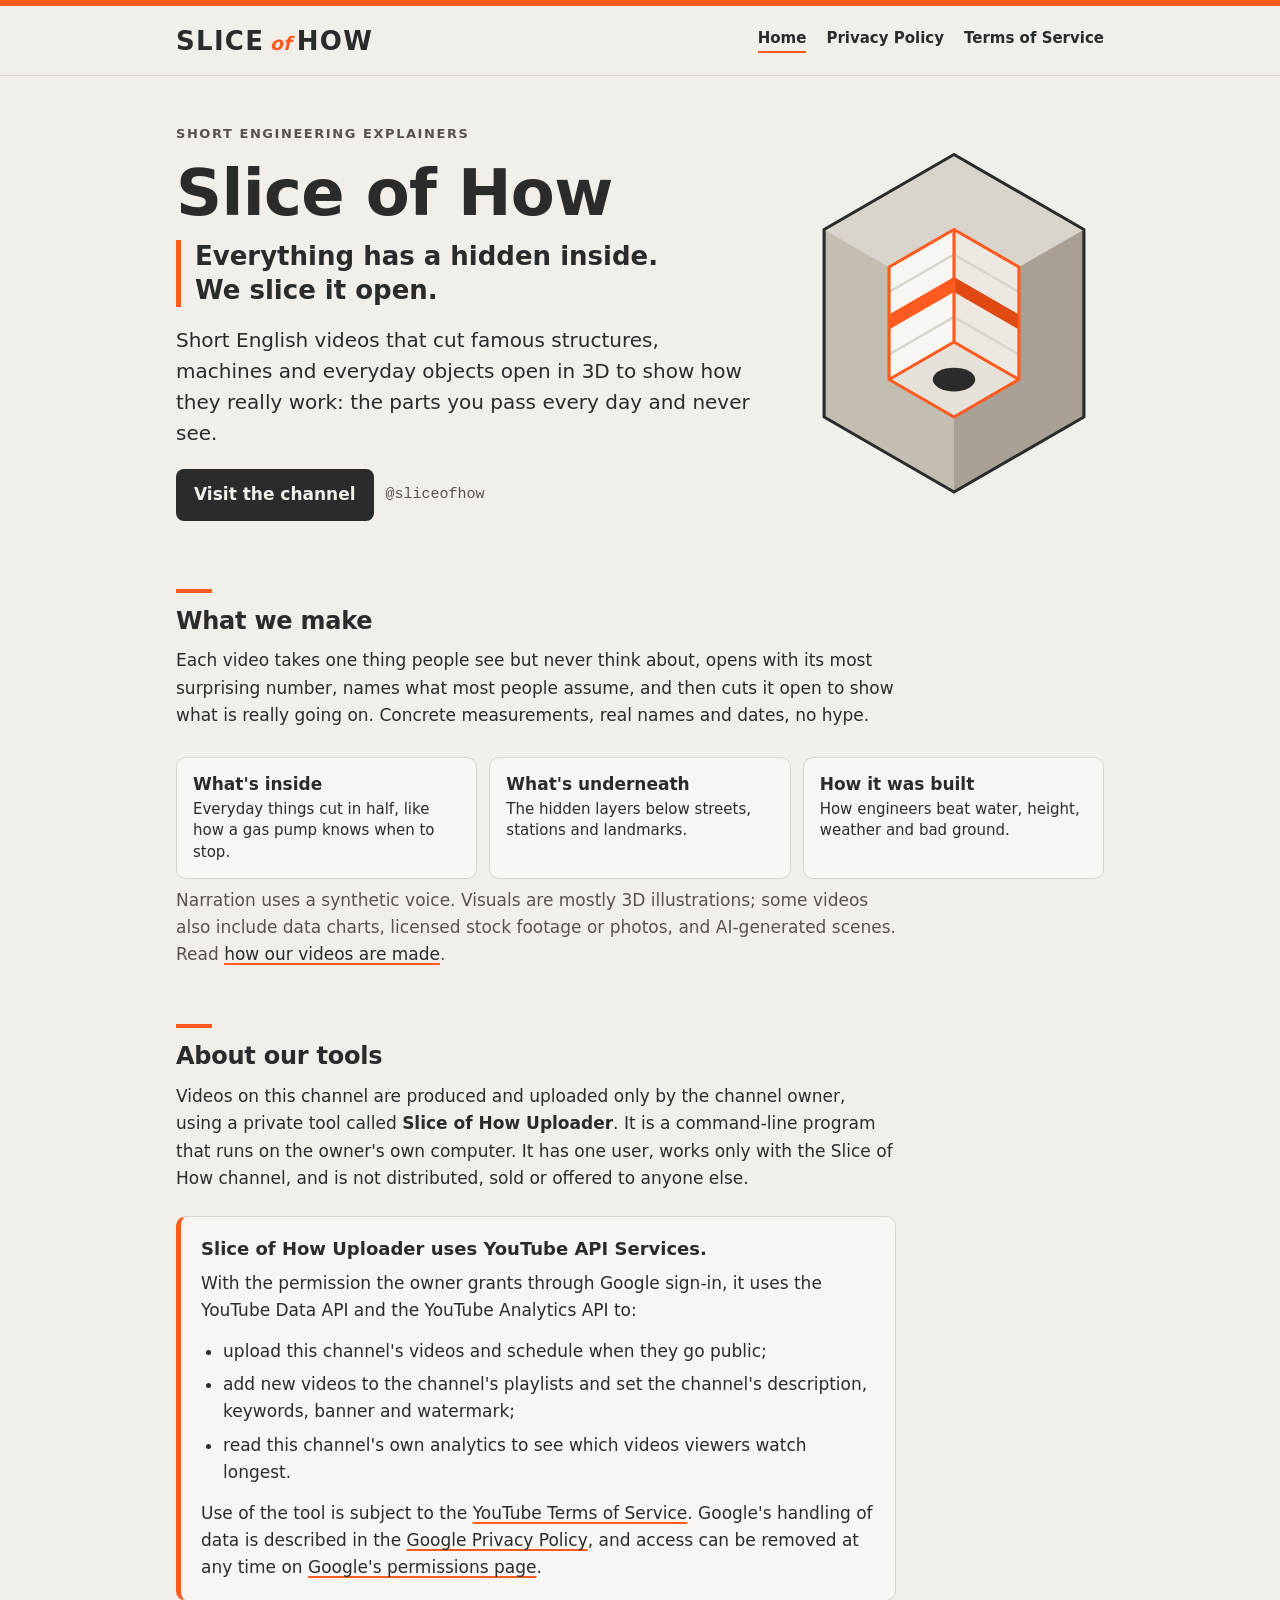
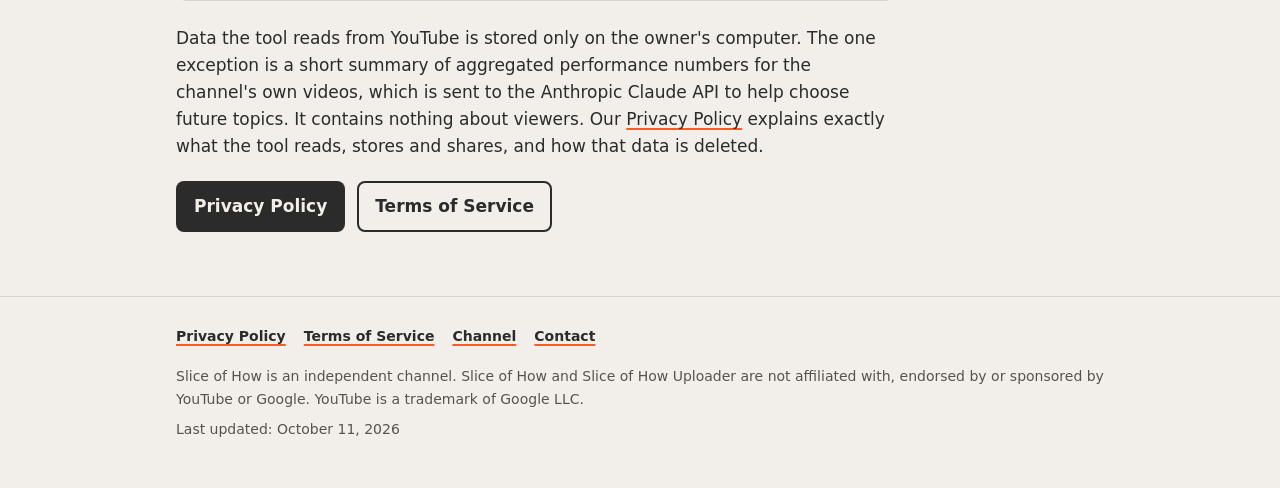
<file: index.html>
<!doctype html>
<html lang="en">
<head>
<meta charset="utf-8">
<meta name="viewport" content="width=device-width, initial-scale=1">
<title>Slice of How</title>
<meta name="description" content="Slice of How is a channel of short English videos that cut famous structures, machines and everyday objects open in 3D to show how they really work. Everything has a hidden inside. We slice it open.">
<meta name="color-scheme" content="light">
<link rel="icon" href="data:image/svg+xml,%3Csvg xmlns='http://www.w3.org/2000/svg' viewBox='0 0 64 64'%3E%3Crect width='64' height='64' rx='14' fill='%232B2B2B'/%3E%3Cpath d='M16 48 L48 16 L48 48 Z' fill='%23FF5A1F'/%3E%3C/svg%3E">
<link rel="stylesheet" href="style.css">
</head>
<body>
<a class="skip" href="#main">Skip to content</a>

<header class="site-header">
  <div class="wrap">
    <a class="wordmark" href="index.html" aria-label="Slice of How, home"><span>SLICE</span><span class="of">of</span><span>HOW</span></a>
    <nav class="site-nav" aria-label="Main">
      <ul>
        <li><a href="index.html" aria-current="page">Home</a></li>
        <li><a href="privacy.html">Privacy Policy</a></li>
        <li><a href="terms.html">Terms of Service</a></li>
      </ul>
    </nav>
  </div>
</header>

<main id="main">
  <div class="wrap">

    <section class="hero" aria-labelledby="title">
      <div class="hero-text">
        <p class="eyebrow">Short engineering explainers</p>
        <h1 id="title">Slice of How</h1>
        <p class="tagline"><span>Everything has a hidden inside.</span> <span>We slice it open.</span></p>
        <p class="lead">Short English videos that cut famous structures, machines and everyday objects open in 3D to show how they really work: the parts you pass every day and never see.</p>
        <div class="cta-row">
          <a class="button" href="https://www.youtube.com/@sliceofhow">Visit the channel</a>
          <span class="handle">@sliceofhow</span>
        </div>
      </div>
      <svg class="hero-art" viewBox="40 16 240 296" role="img" aria-label="Illustration: a block with one corner cut away to show the layers inside">
        <polygon points="160,30 263.92,90 211.96,120 160,90 108.04,120 56.08,90" fill="#D9D4CC"/>
        <polygon points="56.08,90 56.08,240 160,300 160,240 108.04,210 108.04,120" fill="#C4BDB2"/>
        <polygon points="263.92,90 263.92,240 160,300 160,240 211.96,210 211.96,120" fill="#A9A196"/>
        <polygon points="160,180 211.96,210 160,240 108.04,210" fill="#E6E1D9"/>
        <ellipse cx="160" cy="210" rx="17" ry="9.5" fill="#2B2B2B"/>
        <polygon points="160,90 108.04,120 108.04,210 160,180" fill="#F8F6F2"/>
        <polygon points="160,90 211.96,120 211.96,210 160,180" fill="#EDE9E2"/>
        <polygon points="160,128 108.04,158 108.04,170 160,140" fill="#FF5A1F"/>
        <polygon points="160,128 211.96,158 211.96,170 160,140" fill="#E04A12"/>
        <path d="M108.04,140 L160,110 L211.96,140 M108.04,190 L160,160 L211.96,190" fill="none" stroke="#D9D4CC" stroke-width="2"/>
        <path d="M108.04,120 L160,90 L211.96,120 L211.96,210 L160,240 L108.04,210 Z M160,90 L160,180 L108.04,210 M160,180 L211.96,210" fill="none" stroke="#FF5A1F" stroke-width="2.5" stroke-linejoin="round"/>
        <path d="M160,30 L263.92,90 L263.92,240 L160,300 L56.08,240 L56.08,90 Z" fill="none" stroke="#2B2B2B" stroke-width="2.5" stroke-linejoin="round"/>
      </svg>
    </section>

    <h2>What we make</h2>
    <p class="prose">Each video takes one thing people see but never think about, opens with its most surprising number, names what most people assume, and then cuts it open to show what is really going on. Concrete measurements, real names and dates, no hype.</p>
    <ul class="facts">
      <li><b>What's inside</b>Everyday things cut in half, like how a gas pump knows when to stop.</li>
      <li><b>What's underneath</b>The hidden layers below streets, stations and landmarks.</li>
      <li><b>How it was built</b>How engineers beat water, height, weather and bad ground.</li>
    </ul>
    <p class="prose muted">Narration uses a synthetic voice. Visuals are mostly 3D illustrations; some videos also include data charts, licensed stock footage or photos, and AI-generated scenes. Read <a href="terms.html#ai">how our videos are made</a>.</p>

    <h2 id="tools">About our tools</h2>
    <div class="prose">
      <p>Videos on this channel are produced and uploaded only by the channel owner, using a private tool called <strong>Slice of How Uploader</strong>. It is a command-line program that runs on the owner's own computer. It has one user, works only with the Slice of How channel, and is not distributed, sold or offered to anyone else.</p>
    </div>
    <div class="notice prose">
      <strong>Slice of How Uploader uses YouTube API Services.</strong>
      <p>With the permission the owner grants through Google sign-in, it uses the YouTube Data API and the YouTube Analytics API to:</p>
      <ul>
        <li>upload this channel's videos and schedule when they go public;</li>
        <li>add new videos to the channel's playlists and set the channel's description, keywords, banner and watermark;</li>
        <li>read this channel's own analytics to see which videos viewers watch longest.</li>
      </ul>
      <p>Use of the tool is subject to the <a href="https://www.youtube.com/t/terms">YouTube Terms of Service</a>. Google's handling of data is described in the <a href="http://www.google.com/policies/privacy">Google Privacy Policy</a>, and access can be removed at any time on <a href="https://security.google.com/settings/security/permissions">Google's permissions page</a>.</p>
    </div>
    <div class="prose">
      <p>Data the tool reads from YouTube is stored only on the owner's computer. The one exception is a short summary of aggregated performance numbers for the channel's own videos, which is sent to the Anthropic Claude API to help choose future topics. It contains nothing about viewers. Our <a href="privacy.html">Privacy Policy</a> explains exactly what the tool reads, stores and shares, and how that data is deleted.</p>
    </div>
    <div class="cta-row">
      <a class="button" href="privacy.html">Privacy Policy</a>
      <a class="button secondary" href="terms.html">Terms of Service</a>
    </div>

  </div>
</main>

<footer class="site-footer">
  <div class="wrap">
    <nav aria-label="Footer">
      <ul>
        <li><a href="privacy.html">Privacy Policy</a></li>
        <li><a href="terms.html">Terms of Service</a></li>
        <li><a href="https://www.youtube.com/@sliceofhow">Channel</a></li>
        <li><a href="privacy.html#contact">Contact</a></li>
      </ul>
    </nav>
    <p>Slice of How is an independent channel. Slice of How and Slice of How Uploader are not affiliated with, endorsed by or sponsored by YouTube or Google. YouTube is a trademark of Google LLC.</p>
    <p>Last updated: October 11, 2026</p>
  </div>
</footer>
</body>
</html>
</file>
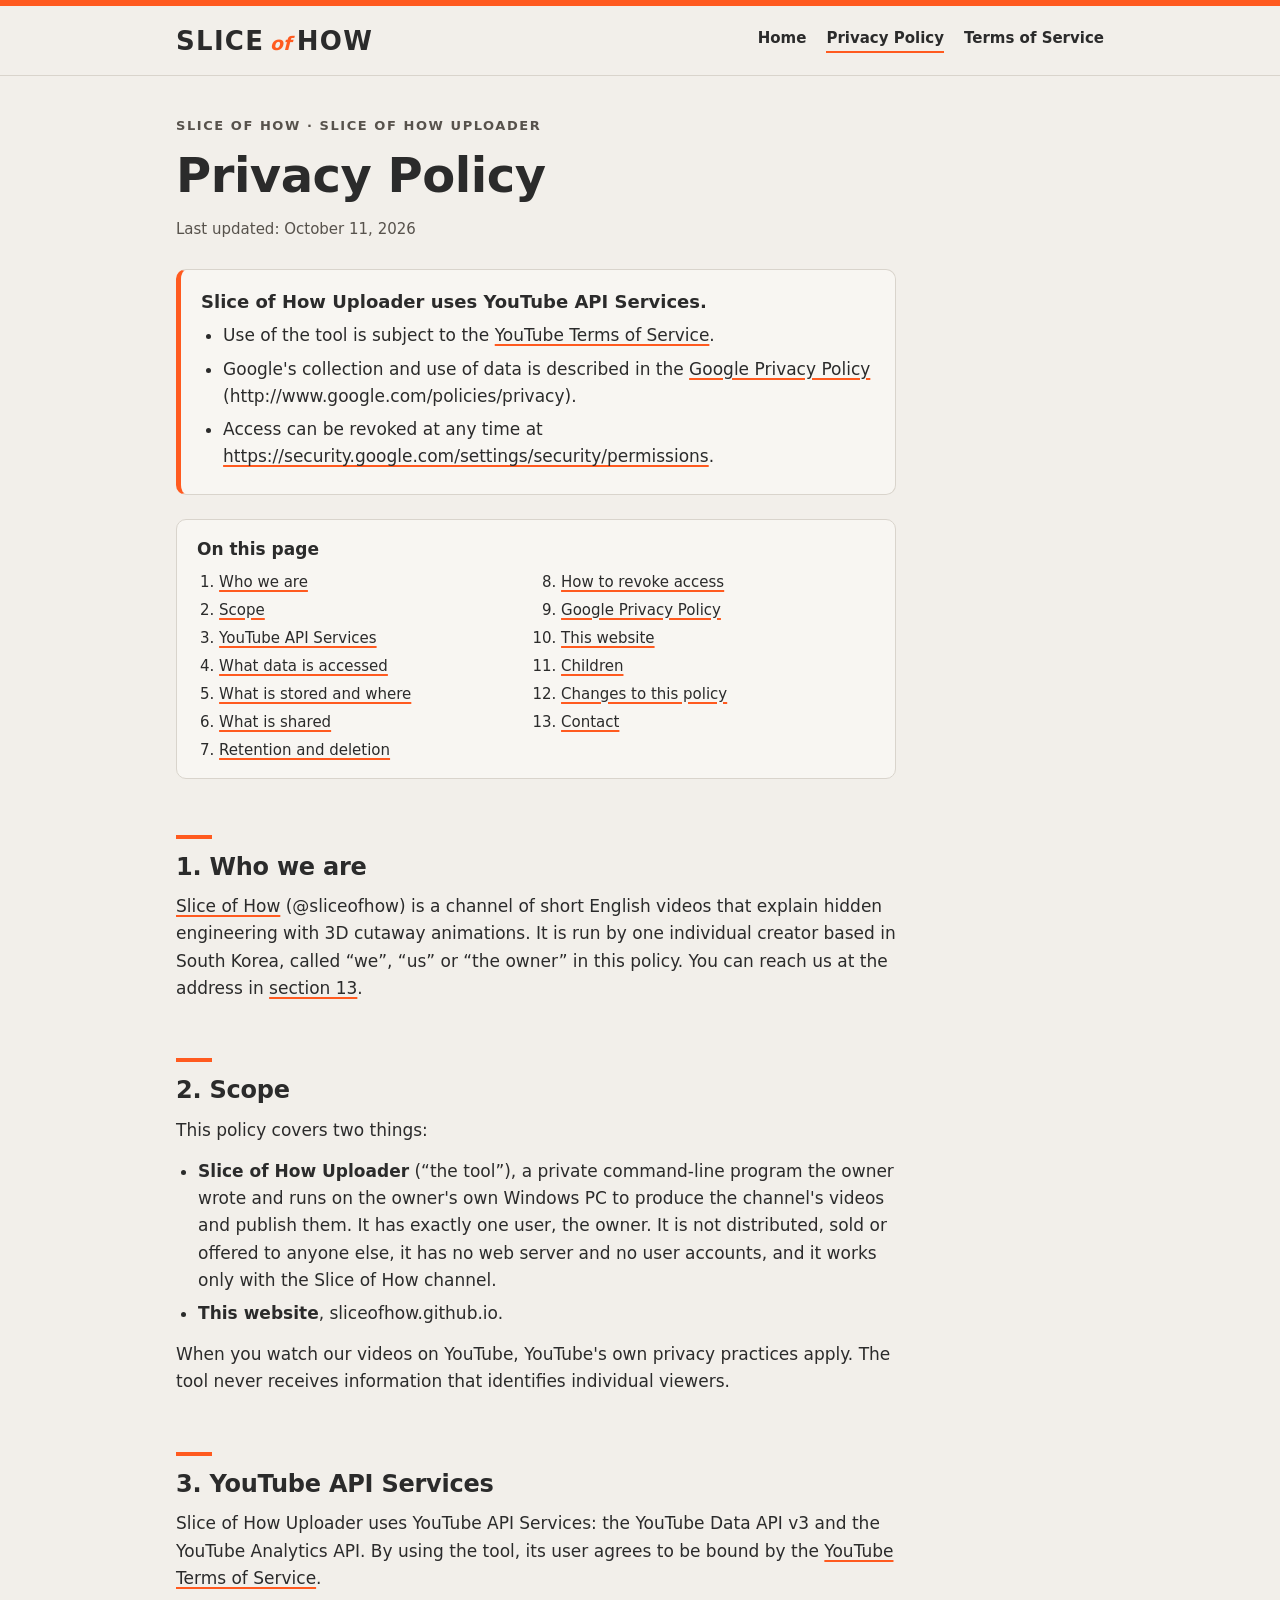
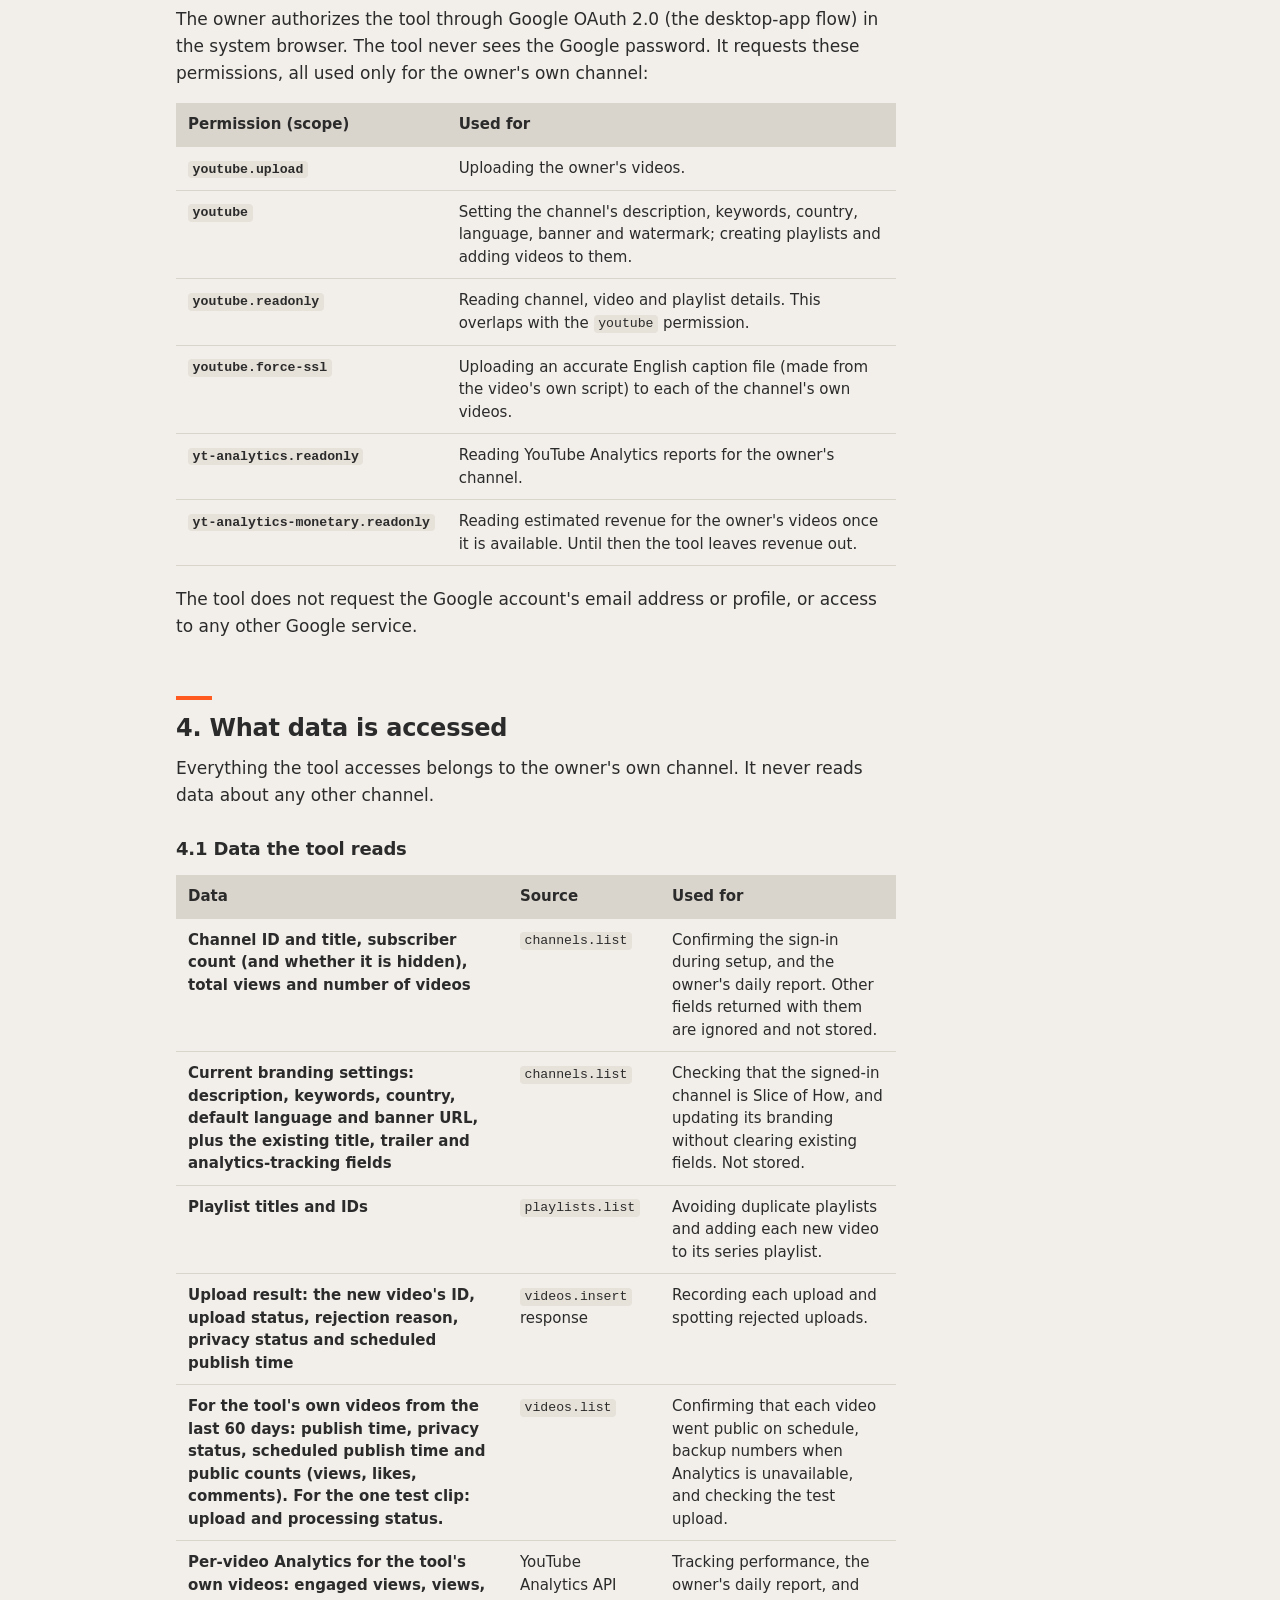
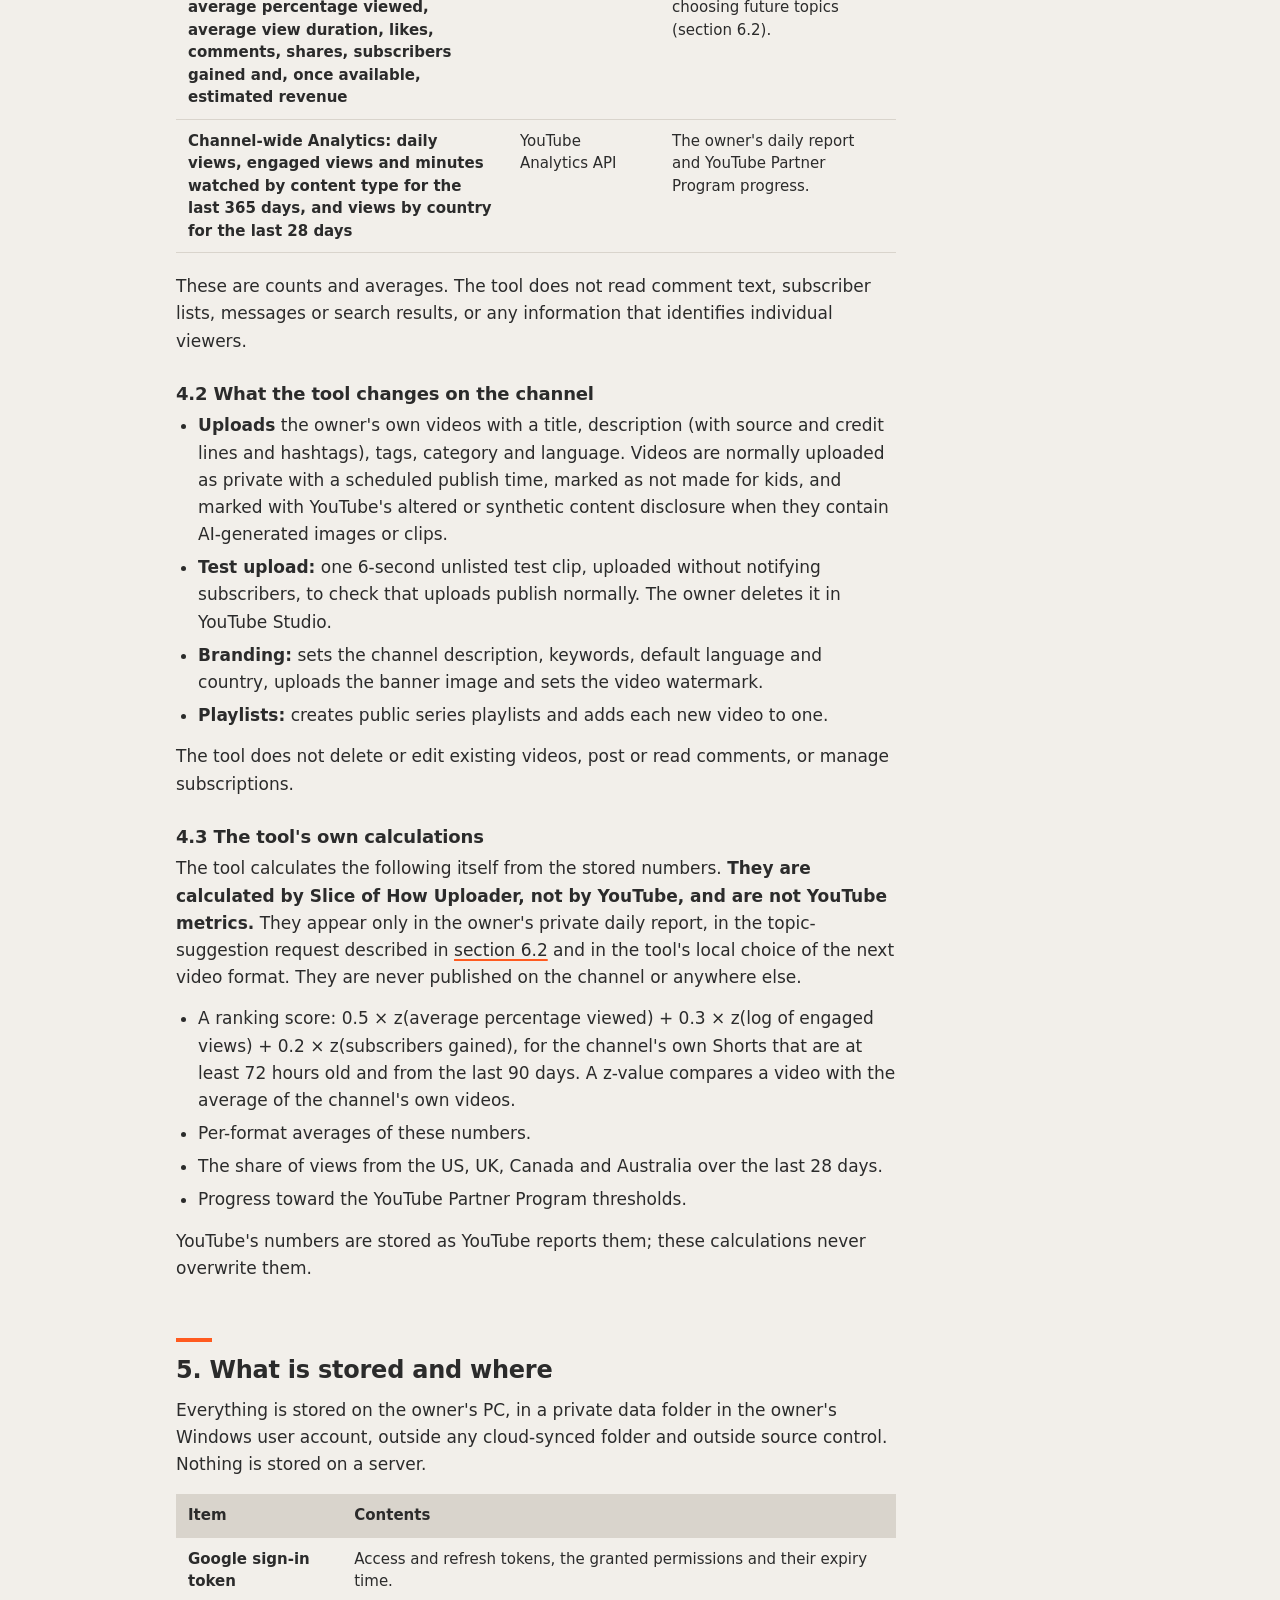
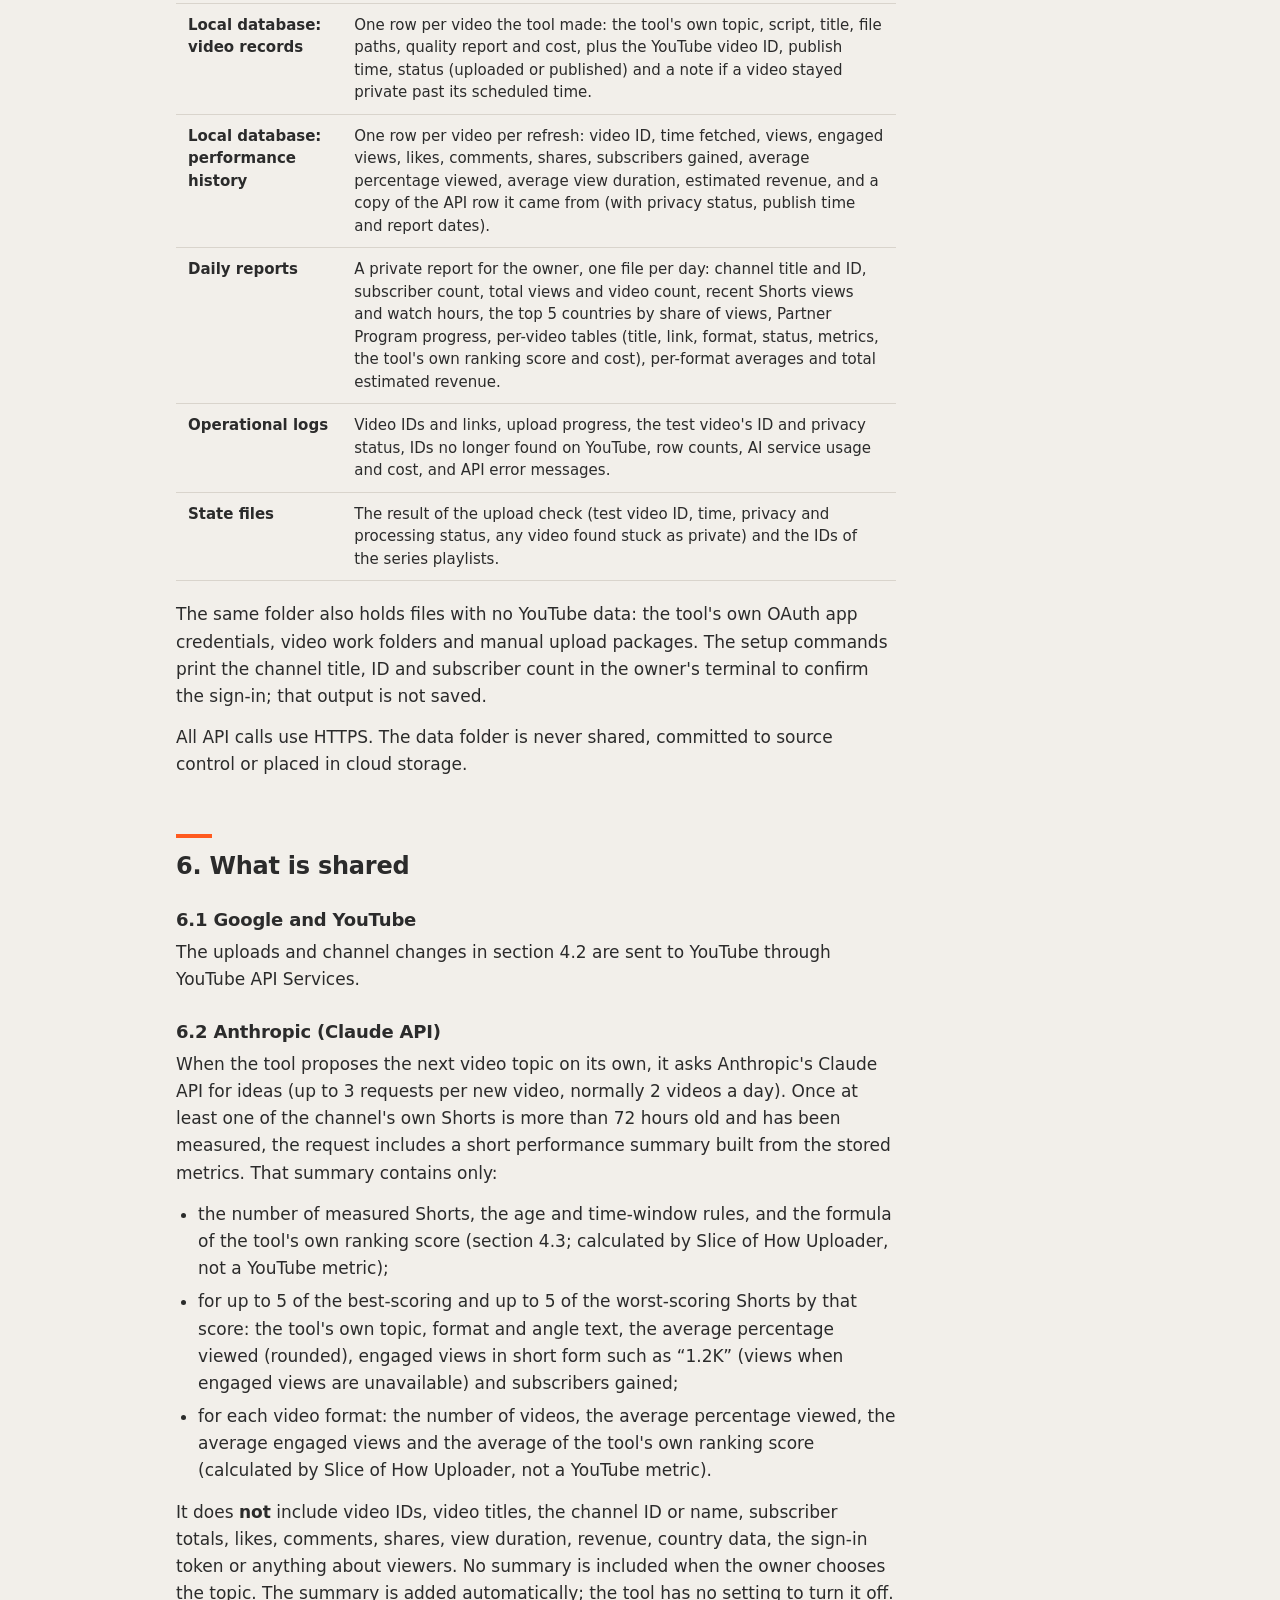
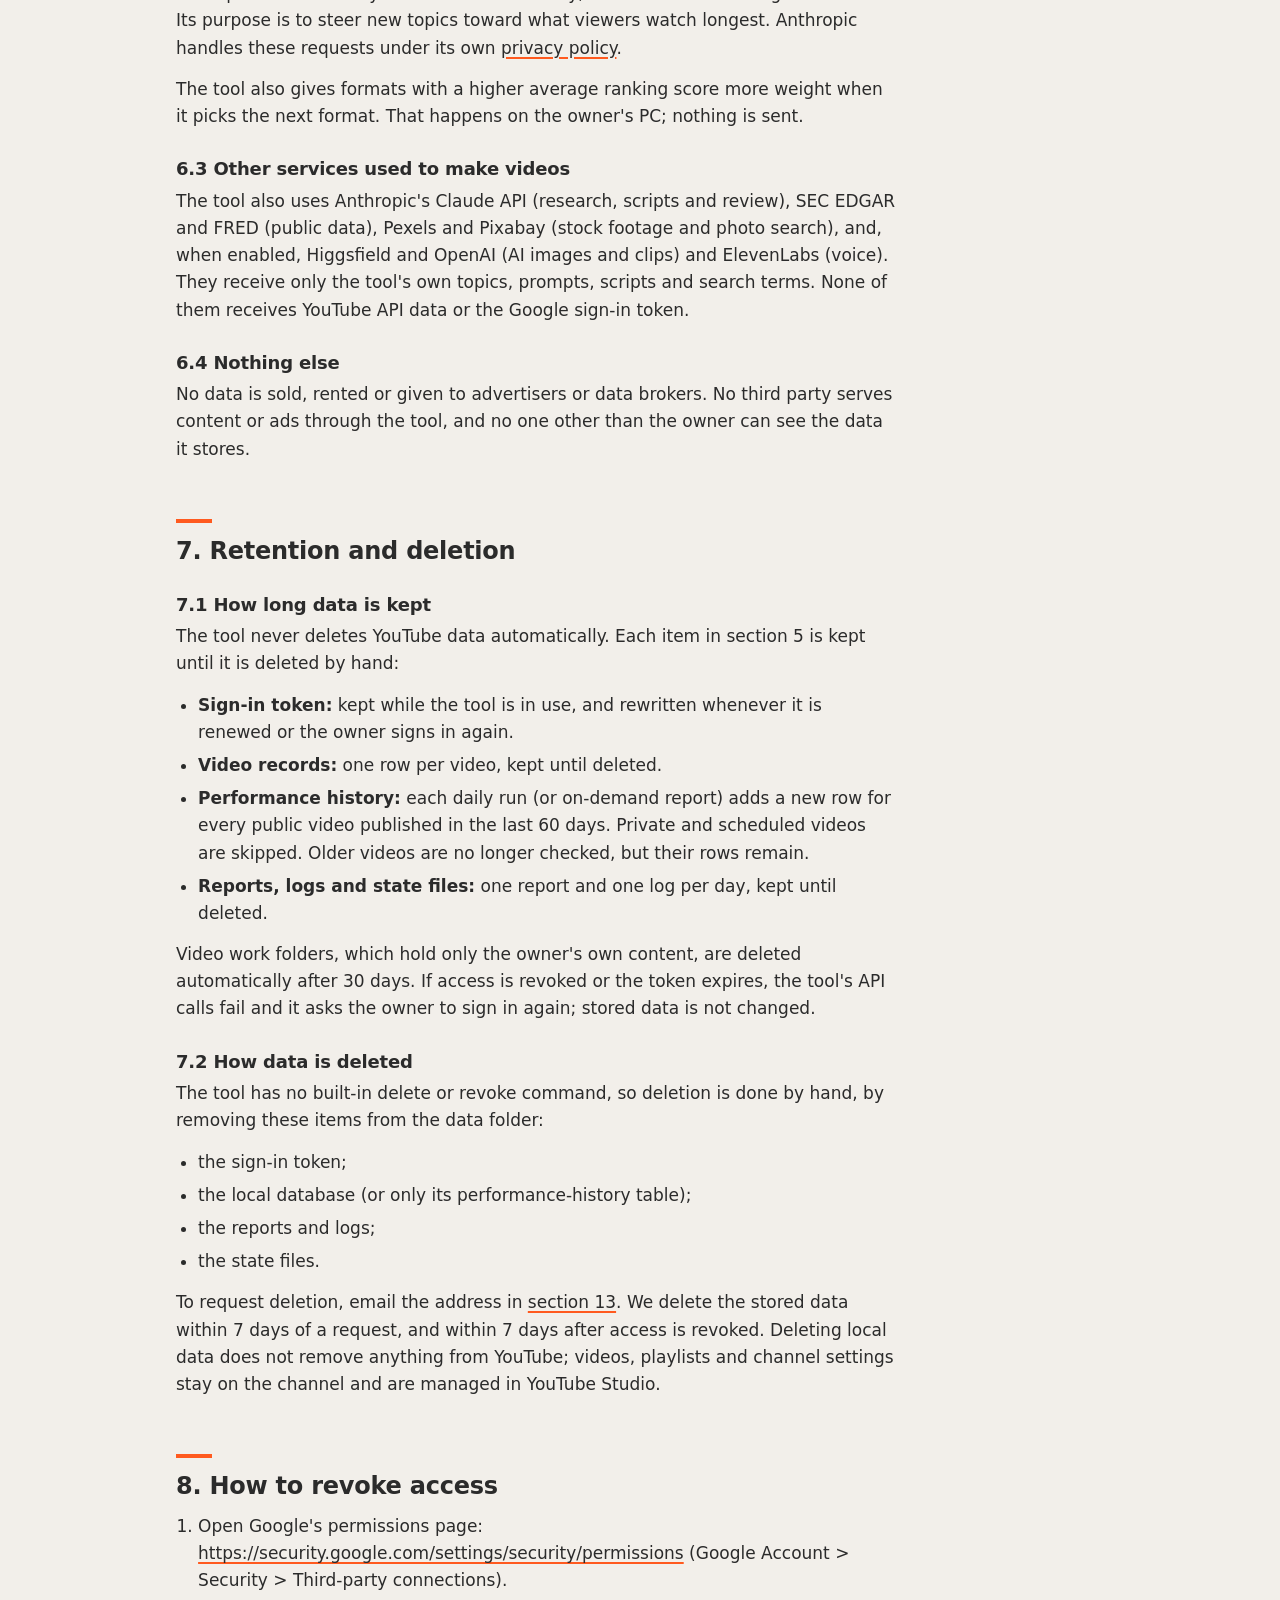
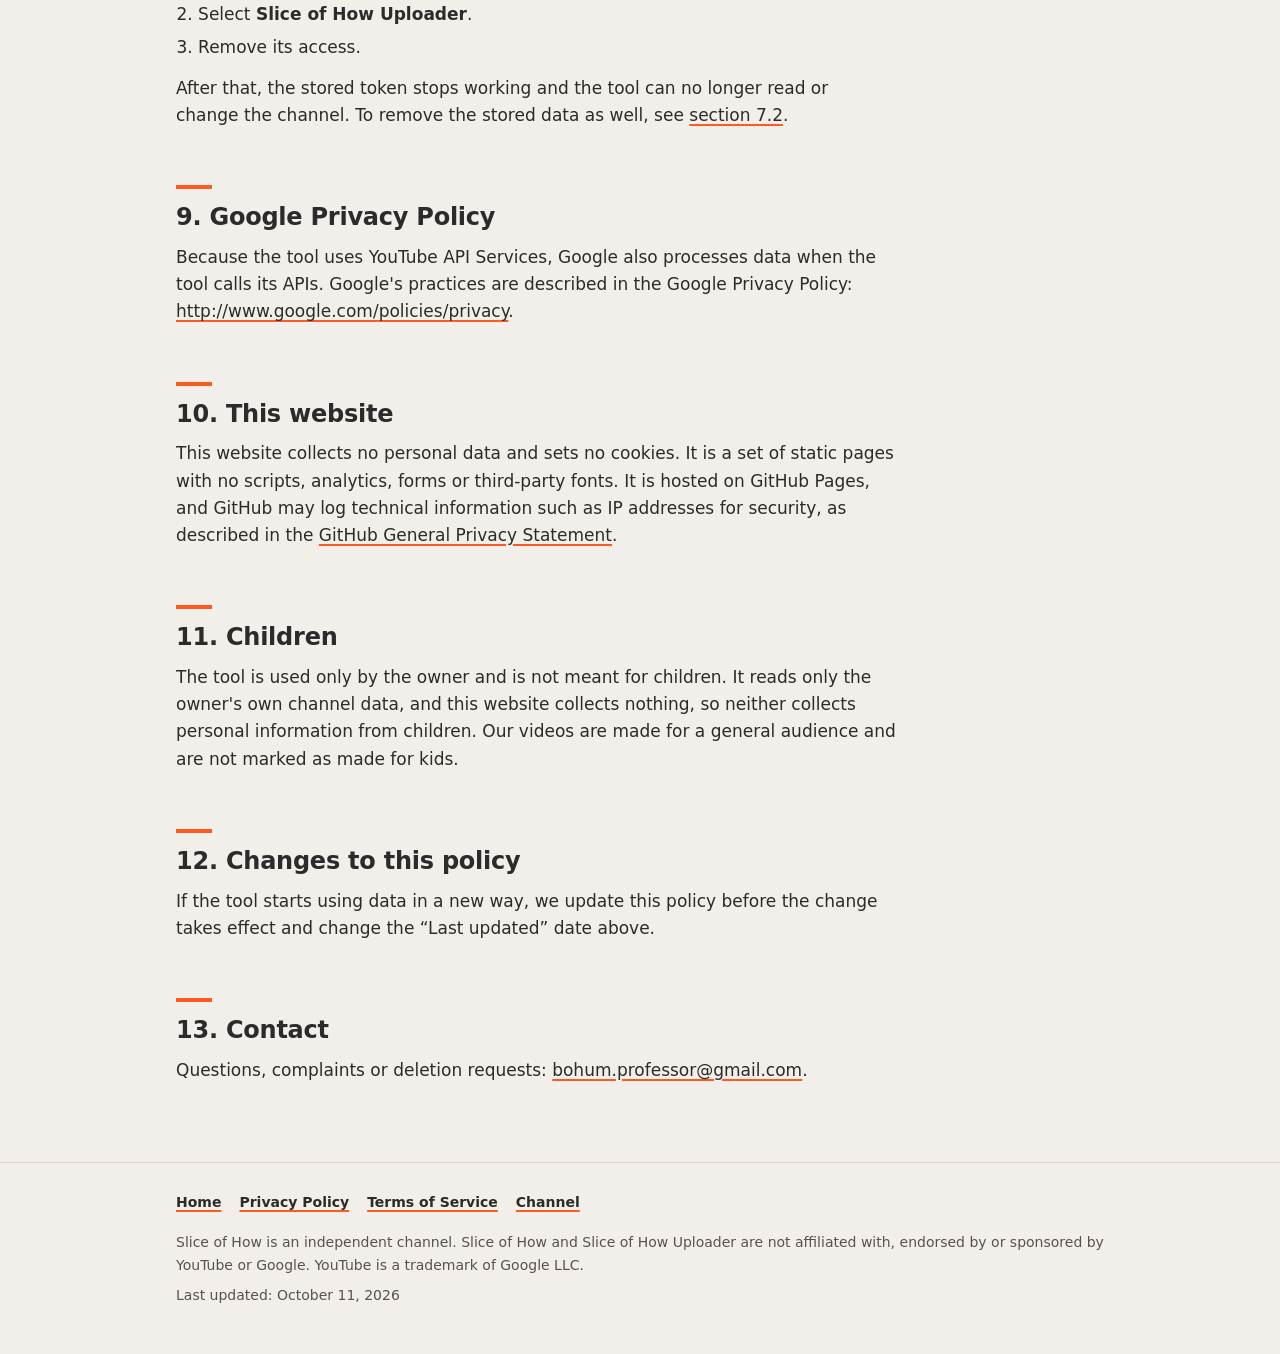
<file: privacy.html>
<!doctype html>
<html lang="en">
<head>
<meta charset="utf-8">
<meta name="viewport" content="width=device-width, initial-scale=1">
<title>Privacy Policy · Slice of How</title>
<meta name="description" content="How the Slice of How channel's private tool, Slice of How Uploader, accesses, stores, shares and deletes data, including data from YouTube API Services. This website collects no personal data.">
<meta name="color-scheme" content="light">
<link rel="icon" href="data:image/svg+xml,%3Csvg xmlns='http://www.w3.org/2000/svg' viewBox='0 0 64 64'%3E%3Crect width='64' height='64' rx='14' fill='%232B2B2B'/%3E%3Cpath d='M16 48 L48 16 L48 48 Z' fill='%23FF5A1F'/%3E%3C/svg%3E">
<link rel="stylesheet" href="style.css">
</head>
<body>
<a class="skip" href="#main">Skip to content</a>

<header class="site-header">
  <div class="wrap">
    <a class="wordmark" href="index.html" aria-label="Slice of How, home"><span>SLICE</span><span class="of">of</span><span>HOW</span></a>
    <nav class="site-nav" aria-label="Main">
      <ul>
        <li><a href="index.html">Home</a></li>
        <li><a href="privacy.html" aria-current="page">Privacy Policy</a></li>
        <li><a href="terms.html">Terms of Service</a></li>
      </ul>
    </nav>
  </div>
</header>

<main id="main">
  <div class="wrap">
  <article class="prose">

    <p class="eyebrow">Slice of How · Slice of How Uploader</p>
    <h1>Privacy Policy</h1>
    <p class="updated">Last updated: October 11, 2026</p>

    <div class="notice">
      <strong>Slice of How Uploader uses YouTube API Services.</strong>
      <ul>
        <li>Use of the tool is subject to the <a href="https://www.youtube.com/t/terms">YouTube Terms of Service</a>.</li>
        <li>Google's collection and use of data is described in the <a href="http://www.google.com/policies/privacy">Google Privacy Policy</a> (http://www.google.com/policies/privacy).</li>
        <li>Access can be revoked at any time at <a href="https://security.google.com/settings/security/permissions">https://security.google.com/settings/security/permissions</a>.</li>
      </ul>
    </div>

    <nav class="toc" aria-label="On this page">
      <p>On this page</p>
      <ol>
        <li><a href="#who">Who we are</a></li>
        <li><a href="#scope">Scope</a></li>
        <li><a href="#api">YouTube API Services</a></li>
        <li><a href="#accessed">What data is accessed</a></li>
        <li><a href="#stored">What is stored and where</a></li>
        <li><a href="#shared">What is shared</a></li>
        <li><a href="#retention">Retention and deletion</a></li>
        <li><a href="#revoke">How to revoke access</a></li>
        <li><a href="#google">Google Privacy Policy</a></li>
        <li><a href="#website">This website</a></li>
        <li><a href="#children">Children</a></li>
        <li><a href="#changes">Changes to this policy</a></li>
        <li><a href="#contact">Contact</a></li>
      </ol>
    </nav>

    <h2 id="who">1. Who we are</h2>
    <p><a href="https://www.youtube.com/@sliceofhow">Slice of How</a> (@sliceofhow) is a channel of short English videos that explain hidden engineering with 3D cutaway animations. It is run by one individual creator based in South Korea, called “we”, “us” or “the owner” in this policy. You can reach us at the address in <a href="#contact">section 13</a>.</p>

    <h2 id="scope">2. Scope</h2>
    <p>This policy covers two things:</p>
    <ul>
      <li><strong>Slice of How Uploader</strong> (“the tool”), a private command-line program the owner wrote and runs on the owner's own Windows PC to produce the channel's videos and publish them. It has exactly one user, the owner. It is not distributed, sold or offered to anyone else, it has no web server and no user accounts, and it works only with the Slice of How channel.</li>
      <li><strong>This website</strong>, sliceofhow.github.io.</li>
    </ul>
    <p>When you watch our videos on YouTube, YouTube's own privacy practices apply. The tool never receives information that identifies individual viewers.</p>

    <h2 id="api">3. YouTube API Services</h2>
    <p>Slice of How Uploader uses YouTube API Services: the YouTube Data API v3 and the YouTube Analytics API. By using the tool, its user agrees to be bound by the <a href="https://www.youtube.com/t/terms">YouTube Terms of Service</a>.</p>
    <p>The owner authorizes the tool through Google OAuth 2.0 (the desktop-app flow) in the system browser. The tool never sees the Google password. It requests these permissions, all used only for the owner's own channel:</p>
    <div class="table-wrap">
      <table class="stack">
        <thead><tr><th scope="col">Permission (scope)</th><th scope="col">Used for</th></tr></thead>
        <tbody>
          <tr><th scope="row"><code>youtube.upload</code></th><td data-label="Used for">Uploading the owner's videos.</td></tr>
          <tr><th scope="row"><code>youtube</code></th><td data-label="Used for">Setting the channel's description, keywords, country, language, banner and watermark; creating playlists and adding videos to them.</td></tr>
          <tr><th scope="row"><code>youtube.readonly</code></th><td data-label="Used for">Reading channel, video and playlist details. This overlaps with the <code>youtube</code> permission.</td></tr>
          <tr><th scope="row"><code>youtube.force-ssl</code></th><td data-label="Used for">Uploading an accurate English caption file (made from the video's own script) to each of the channel's own videos.</td></tr>
          <tr><th scope="row"><code>yt-analytics.readonly</code></th><td data-label="Used for">Reading YouTube Analytics reports for the owner's channel.</td></tr>
          <tr><th scope="row"><code>yt-analytics-monetary.readonly</code></th><td data-label="Used for">Reading estimated revenue for the owner's videos once it is available. Until then the tool leaves revenue out.</td></tr>
        </tbody>
      </table>
    </div>
    <p>The tool does not request the Google account's email address or profile, or access to any other Google service.</p>

    <h2 id="accessed">4. What data is accessed</h2>
    <p>Everything the tool accesses belongs to the owner's own channel. It never reads data about any other channel.</p>

    <h3>4.1 Data the tool reads</h3>
    <div class="table-wrap">
      <table class="stack">
        <thead><tr><th scope="col">Data</th><th scope="col">Source</th><th scope="col">Used for</th></tr></thead>
        <tbody>
          <tr>
            <th scope="row">Channel ID and title, subscriber count (and whether it is hidden), total views and number of videos</th>
            <td data-label="Source"><code>channels.list</code></td>
            <td data-label="Used for">Confirming the sign-in during setup, and the owner's daily report. Other fields returned with them are ignored and not stored.</td>
          </tr>
          <tr>
            <th scope="row">Current branding settings: description, keywords, country, default language and banner URL, plus the existing title, trailer and analytics-tracking fields</th>
            <td data-label="Source"><code>channels.list</code></td>
            <td data-label="Used for">Checking that the signed-in channel is Slice of How, and updating its branding without clearing existing fields. Not stored.</td>
          </tr>
          <tr>
            <th scope="row">Playlist titles and IDs</th>
            <td data-label="Source"><code>playlists.list</code></td>
            <td data-label="Used for">Avoiding duplicate playlists and adding each new video to its series playlist.</td>
          </tr>
          <tr>
            <th scope="row">Upload result: the new video's ID, upload status, rejection reason, privacy status and scheduled publish time</th>
            <td data-label="Source"><code>videos.insert</code> response</td>
            <td data-label="Used for">Recording each upload and spotting rejected uploads.</td>
          </tr>
          <tr>
            <th scope="row">For the tool's own videos from the last 60 days: publish time, privacy status, scheduled publish time and public counts (views, likes, comments). For the one test clip: upload and processing status.</th>
            <td data-label="Source"><code>videos.list</code></td>
            <td data-label="Used for">Confirming that each video went public on schedule, backup numbers when Analytics is unavailable, and checking the test upload.</td>
          </tr>
          <tr>
            <th scope="row">Per-video Analytics for the tool's own videos: engaged views, views, average percentage viewed, average view duration, likes, comments, shares, subscribers gained and, once available, estimated revenue</th>
            <td data-label="Source">YouTube Analytics API</td>
            <td data-label="Used for">Tracking performance, the owner's daily report, and choosing future topics (section 6.2).</td>
          </tr>
          <tr>
            <th scope="row">Channel-wide Analytics: daily views, engaged views and minutes watched by content type for the last 365 days, and views by country for the last 28 days</th>
            <td data-label="Source">YouTube Analytics API</td>
            <td data-label="Used for">The owner's daily report and YouTube Partner Program progress.</td>
          </tr>
        </tbody>
      </table>
    </div>
    <p>These are counts and averages. The tool does not read comment text, subscriber lists, messages or search results, or any information that identifies individual viewers.</p>

    <h3>4.2 What the tool changes on the channel</h3>
    <ul>
      <li><strong>Uploads</strong> the owner's own videos with a title, description (with source and credit lines and hashtags), tags, category and language. Videos are normally uploaded as private with a scheduled publish time, marked as not made for kids, and marked with YouTube's altered or synthetic content disclosure when they contain AI-generated images or clips.</li>
      <li><strong>Test upload:</strong> one 6-second unlisted test clip, uploaded without notifying subscribers, to check that uploads publish normally. The owner deletes it in YouTube Studio.</li>
      <li><strong>Branding:</strong> sets the channel description, keywords, default language and country, uploads the banner image and sets the video watermark.</li>
      <li><strong>Playlists:</strong> creates public series playlists and adds each new video to one.</li>
    </ul>
    <p>The tool does not delete or edit existing videos, post or read comments, or manage subscriptions.</p>

    <h3>4.3 The tool's own calculations</h3>
    <p>The tool calculates the following itself from the stored numbers. <strong>They are calculated by Slice of How Uploader, not by YouTube, and are not YouTube metrics.</strong> They appear only in the owner's private daily report, in the topic-suggestion request described in <a href="#anthropic">section 6.2</a> and in the tool's local choice of the next video format. They are never published on the channel or anywhere else.</p>
    <ul>
      <li>A ranking score: 0.5 × z(average percentage viewed) + 0.3 × z(log of engaged views) + 0.2 × z(subscribers gained), for the channel's own Shorts that are at least 72 hours old and from the last 90 days. A z-value compares a video with the average of the channel's own videos.</li>
      <li>Per-format averages of these numbers.</li>
      <li>The share of views from the US, UK, Canada and Australia over the last 28 days.</li>
      <li>Progress toward the YouTube Partner Program thresholds.</li>
    </ul>
    <p>YouTube's numbers are stored as YouTube reports them; these calculations never overwrite them.</p>

    <h2 id="stored">5. What is stored and where</h2>
    <p>Everything is stored on the owner's PC, in a private data folder in the owner's Windows user account, outside any cloud-synced folder and outside source control. Nothing is stored on a server.</p>
    <div class="table-wrap">
      <table class="stack">
        <thead><tr><th scope="col">Item</th><th scope="col">Contents</th></tr></thead>
        <tbody>
          <tr>
            <th scope="row">Google sign-in token</th>
            <td data-label="Contents">Access and refresh tokens, the granted permissions and their expiry time.</td>
          </tr>
          <tr>
            <th scope="row">Local database: video records</th>
            <td data-label="Contents">One row per video the tool made: the tool's own topic, script, title, file paths, quality report and cost, plus the YouTube video ID, publish time, status (uploaded or published) and a note if a video stayed private past its scheduled time.</td>
          </tr>
          <tr>
            <th scope="row">Local database: performance history</th>
            <td data-label="Contents">One row per video per refresh: video ID, time fetched, views, engaged views, likes, comments, shares, subscribers gained, average percentage viewed, average view duration, estimated revenue, and a copy of the API row it came from (with privacy status, publish time and report dates).</td>
          </tr>
          <tr>
            <th scope="row">Daily reports</th>
            <td data-label="Contents">A private report for the owner, one file per day: channel title and ID, subscriber count, total views and video count, recent Shorts views and watch hours, the top 5 countries by share of views, Partner Program progress, per-video tables (title, link, format, status, metrics, the tool's own ranking score and cost), per-format averages and total estimated revenue.</td>
          </tr>
          <tr>
            <th scope="row">Operational logs</th>
            <td data-label="Contents">Video IDs and links, upload progress, the test video's ID and privacy status, IDs no longer found on YouTube, row counts, AI service usage and cost, and API error messages.</td>
          </tr>
          <tr>
            <th scope="row">State files</th>
            <td data-label="Contents">The result of the upload check (test video ID, time, privacy and processing status, any video found stuck as private) and the IDs of the series playlists.</td>
          </tr>
        </tbody>
      </table>
    </div>
    <p>The same folder also holds files with no YouTube data: the tool's own OAuth app credentials, video work folders and manual upload packages. The setup commands print the channel title, ID and subscriber count in the owner's terminal to confirm the sign-in; that output is not saved.</p>
    <p>All API calls use HTTPS. The data folder is never shared, committed to source control or placed in cloud storage.</p>

    <h2 id="shared">6. What is shared</h2>

    <h3>6.1 Google and YouTube</h3>
    <p>The uploads and channel changes in section 4.2 are sent to YouTube through YouTube API Services.</p>

    <h3 id="anthropic">6.2 Anthropic (Claude API)</h3>
    <p>When the tool proposes the next video topic on its own, it asks Anthropic's Claude API for ideas (up to 3 requests per new video, normally 2 videos a day). Once at least one of the channel's own Shorts is more than 72 hours old and has been measured, the request includes a short performance summary built from the stored metrics. That summary contains only:</p>
    <ul>
      <li>the number of measured Shorts, the age and time-window rules, and the formula of the tool's own ranking score (section 4.3; calculated by Slice of How Uploader, not a YouTube metric);</li>
      <li>for up to 5 of the best-scoring and up to 5 of the worst-scoring Shorts by that score: the tool's own topic, format and angle text, the average percentage viewed (rounded), engaged views in short form such as “1.2K” (views when engaged views are unavailable) and subscribers gained;</li>
      <li>for each video format: the number of videos, the average percentage viewed, the average engaged views and the average of the tool's own ranking score (calculated by Slice of How Uploader, not a YouTube metric).</li>
    </ul>
    <p>It does <strong>not</strong> include video IDs, video titles, the channel ID or name, subscriber totals, likes, comments, shares, view duration, revenue, country data, the sign-in token or anything about viewers. No summary is included when the owner chooses the topic. The summary is added automatically; the tool has no setting to turn it off. Its purpose is to steer new topics toward what viewers watch longest. Anthropic handles these requests under its own <a href="https://www.anthropic.com/legal/privacy">privacy policy</a>.</p>
    <p>The tool also gives formats with a higher average ranking score more weight when it picks the next format. That happens on the owner's PC; nothing is sent.</p>

    <h3>6.3 Other services used to make videos</h3>
    <p>The tool also uses Anthropic's Claude API (research, scripts and review), SEC EDGAR and FRED (public data), Pexels and Pixabay (stock footage and photo search), and, when enabled, Higgsfield and OpenAI (AI images and clips) and ElevenLabs (voice). They receive only the tool's own topics, prompts, scripts and search terms. None of them receives YouTube API data or the Google sign-in token.</p>

    <h3>6.4 Nothing else</h3>
    <p>No data is sold, rented or given to advertisers or data brokers. No third party serves content or ads through the tool, and no one other than the owner can see the data it stores.</p>

    <h2 id="retention">7. Retention and deletion</h2>
    <h3>7.1 How long data is kept</h3>
    <p>The tool never deletes YouTube data automatically. Each item in section 5 is kept until it is deleted by hand:</p>
    <ul>
      <li><strong>Sign-in token:</strong> kept while the tool is in use, and rewritten whenever it is renewed or the owner signs in again.</li>
      <li><strong>Video records:</strong> one row per video, kept until deleted.</li>
      <li><strong>Performance history:</strong> each daily run (or on-demand report) adds a new row for every public video published in the last 60 days. Private and scheduled videos are skipped. Older videos are no longer checked, but their rows remain.</li>
      <li><strong>Reports, logs and state files:</strong> one report and one log per day, kept until deleted.</li>
    </ul>
    <p>Video work folders, which hold only the owner's own content, are deleted automatically after 30 days. If access is revoked or the token expires, the tool's API calls fail and it asks the owner to sign in again; stored data is not changed.</p>

    <h3 id="delete">7.2 How data is deleted</h3>
    <p>The tool has no built-in delete or revoke command, so deletion is done by hand, by removing these items from the data folder:</p>
    <ul>
      <li>the sign-in token;</li>
      <li>the local database (or only its performance-history table);</li>
      <li>the reports and logs;</li>
      <li>the state files.</li>
    </ul>
    <p>To request deletion, email the address in <a href="#contact">section 13</a>. We delete the stored data within 7 days of a request, and within 7 days after access is revoked. Deleting local data does not remove anything from YouTube; videos, playlists and channel settings stay on the channel and are managed in YouTube Studio.</p>

    <h2 id="revoke">8. How to revoke access</h2>
    <ol>
      <li>Open Google's permissions page: <a href="https://security.google.com/settings/security/permissions">https://security.google.com/settings/security/permissions</a> (Google Account &gt; Security &gt; Third-party connections).</li>
      <li>Select <strong>Slice of How Uploader</strong>.</li>
      <li>Remove its access.</li>
    </ol>
    <p>After that, the stored token stops working and the tool can no longer read or change the channel. To remove the stored data as well, see <a href="#delete">section 7.2</a>.</p>

    <h2 id="google">9. Google Privacy Policy</h2>
    <p>Because the tool uses YouTube API Services, Google also processes data when the tool calls its APIs. Google's practices are described in the Google Privacy Policy: <a href="http://www.google.com/policies/privacy">http://www.google.com/policies/privacy</a>.</p>

    <h2 id="website">10. This website</h2>
    <p>This website collects no personal data and sets no cookies. It is a set of static pages with no scripts, analytics, forms or third-party fonts. It is hosted on GitHub Pages, and GitHub may log technical information such as IP addresses for security, as described in the <a href="https://docs.github.com/en/site-policy/privacy-policies/github-general-privacy-statement">GitHub General Privacy Statement</a>.</p>

    <h2 id="children">11. Children</h2>
    <p>The tool is used only by the owner and is not meant for children. It reads only the owner's own channel data, and this website collects nothing, so neither collects personal information from children. Our videos are made for a general audience and are not marked as made for kids.</p>

    <h2 id="changes">12. Changes to this policy</h2>
    <p>If the tool starts using data in a new way, we update this policy before the change takes effect and change the “Last updated” date above.</p>

    <h2 id="contact">13. Contact</h2>
    <p>Questions, complaints or deletion requests: <a href="mailto:bohum.professor@gmail.com">bohum.professor@gmail.com</a>.</p>

  </article>
  </div>
</main>

<footer class="site-footer">
  <div class="wrap">
    <nav aria-label="Footer">
      <ul>
        <li><a href="index.html">Home</a></li>
        <li><a href="privacy.html">Privacy Policy</a></li>
        <li><a href="terms.html">Terms of Service</a></li>
        <li><a href="https://www.youtube.com/@sliceofhow">Channel</a></li>
      </ul>
    </nav>
    <p>Slice of How is an independent channel. Slice of How and Slice of How Uploader are not affiliated with, endorsed by or sponsored by YouTube or Google. YouTube is a trademark of Google LLC.</p>
    <p>Last updated: October 11, 2026</p>
  </div>
</footer>
</body>
</html>
</file>
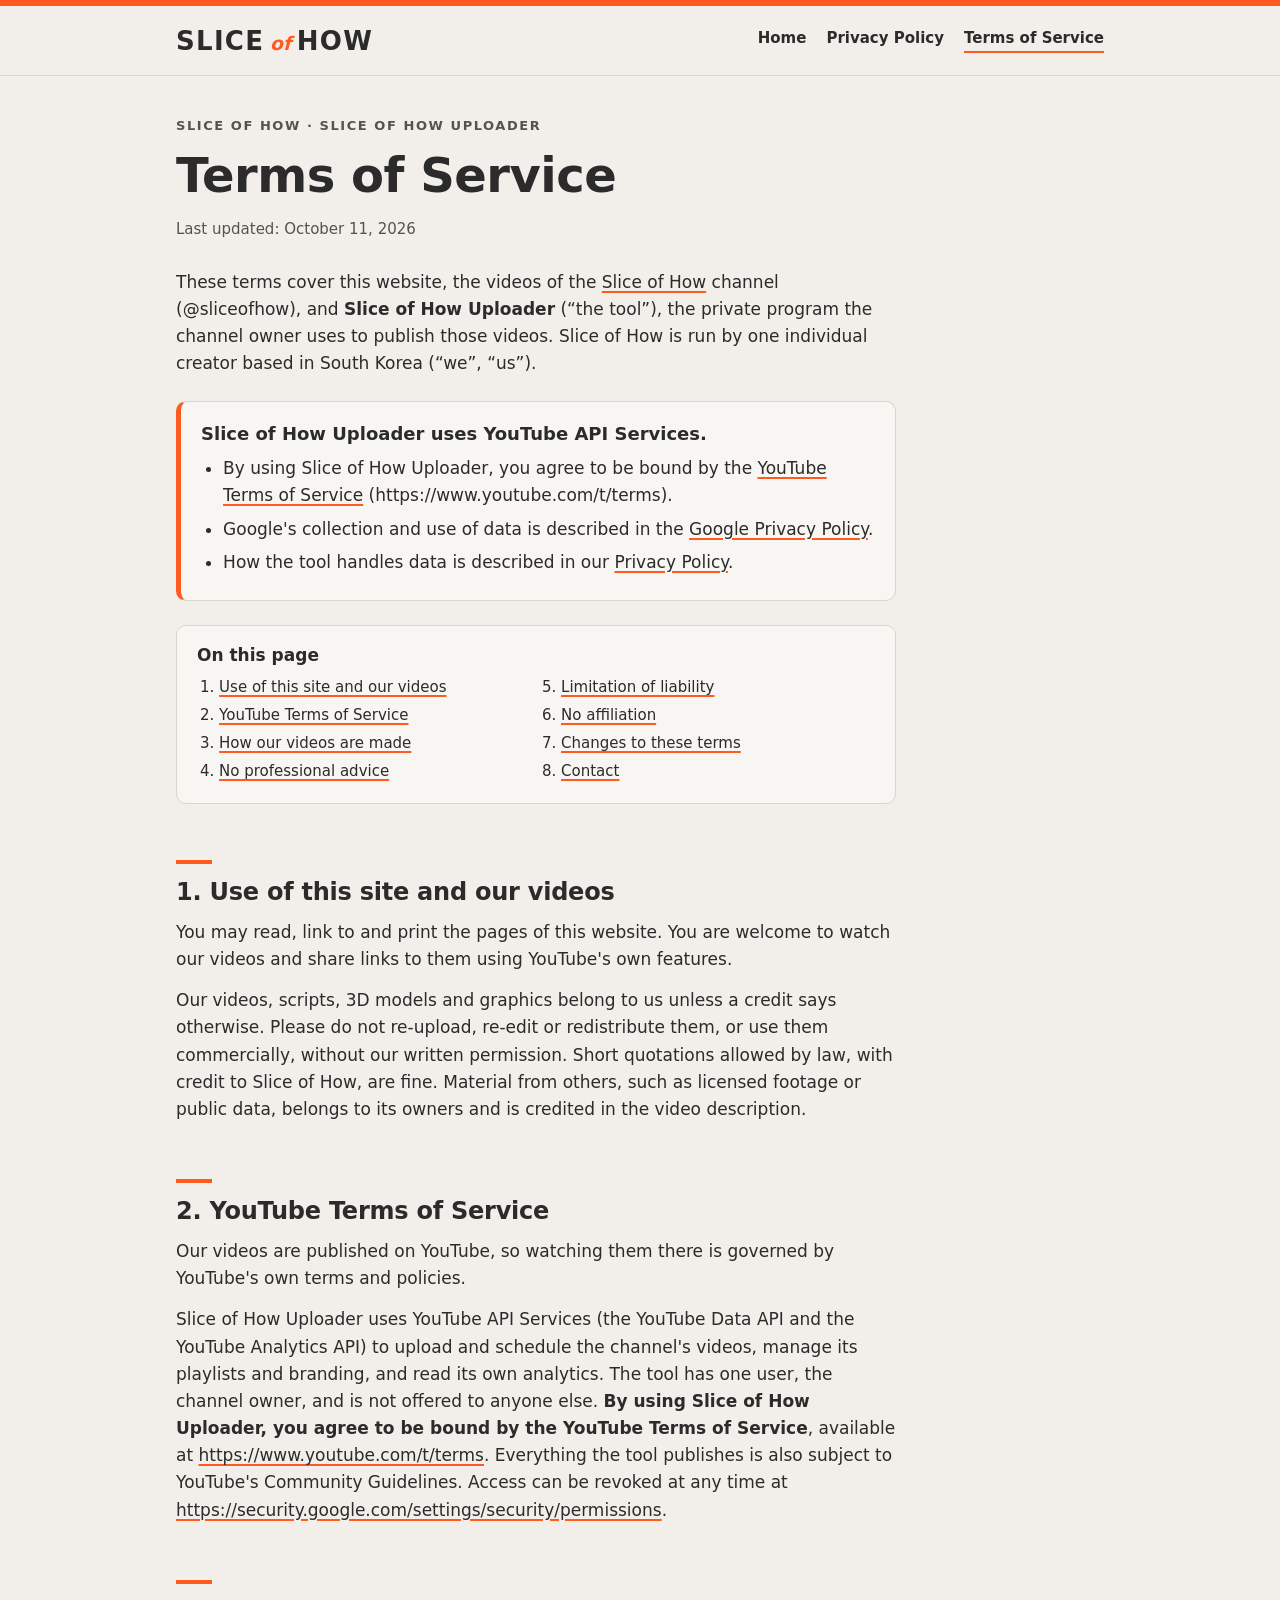
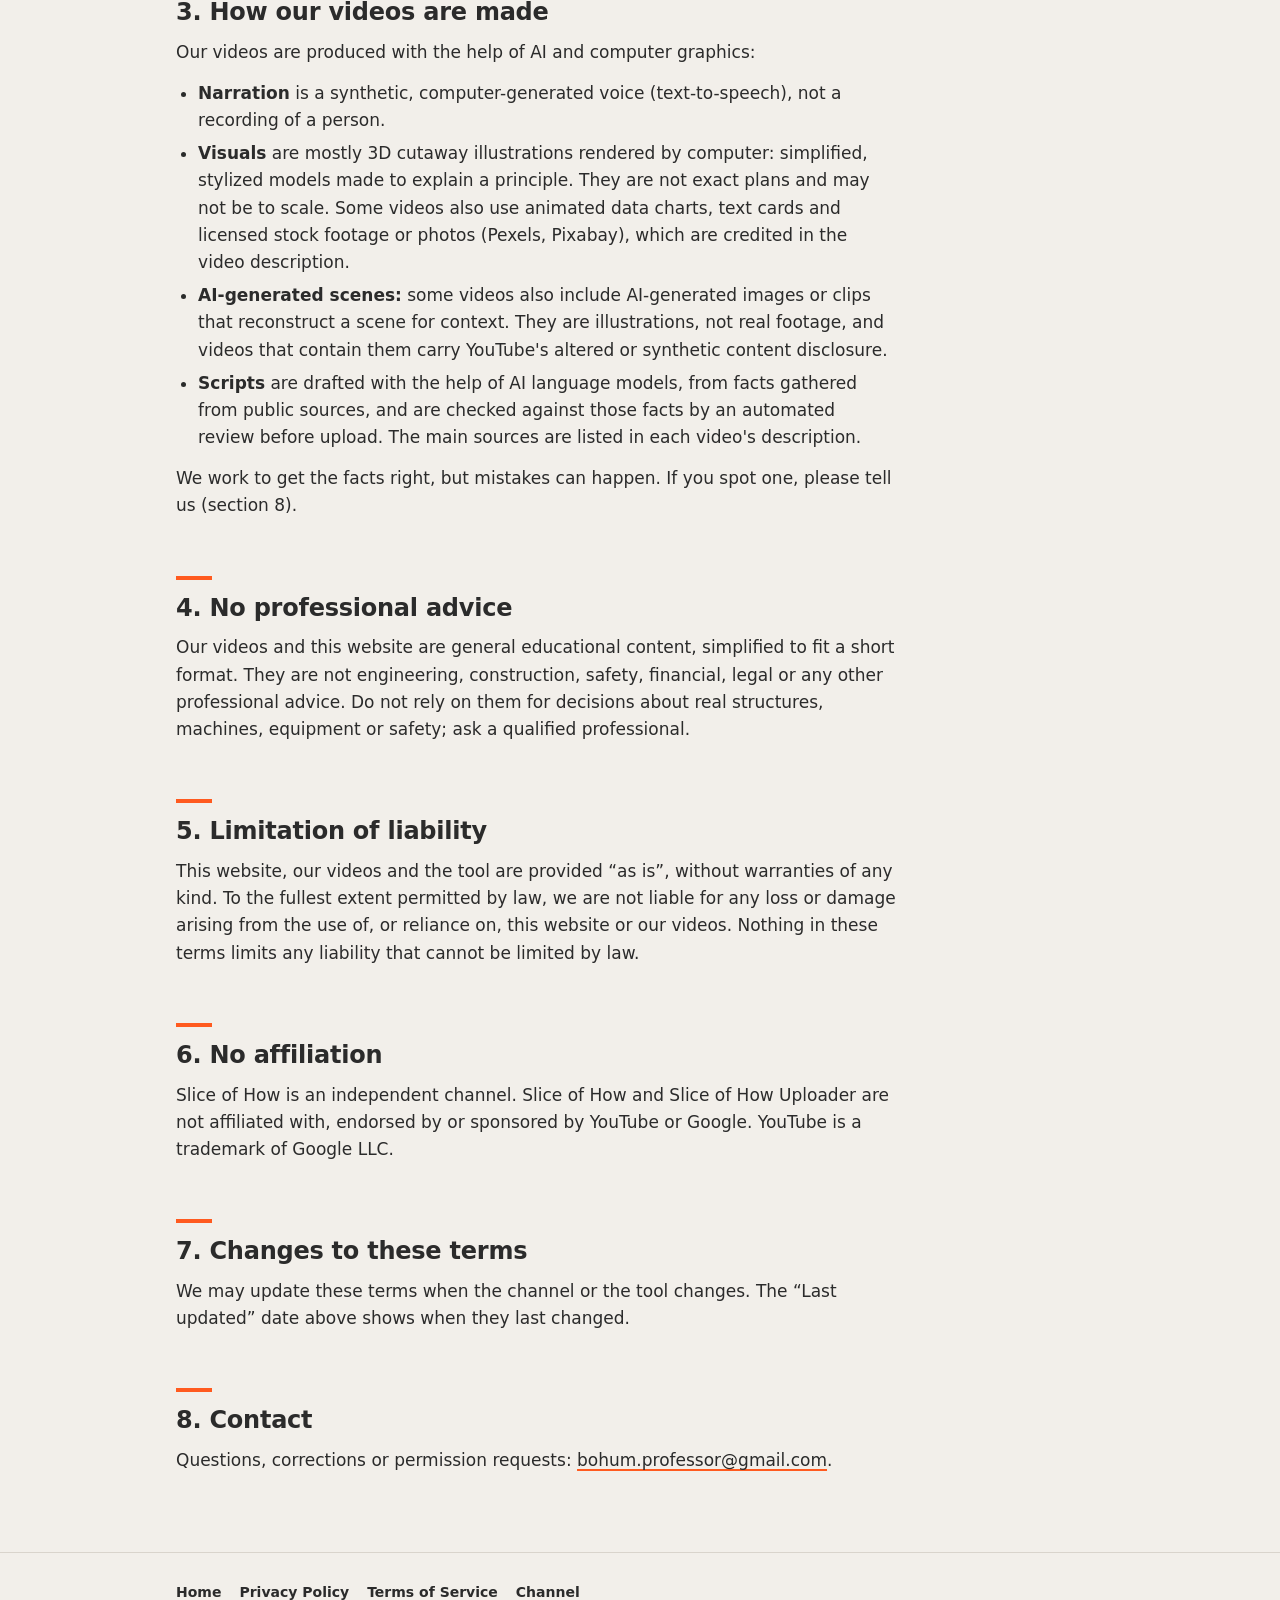
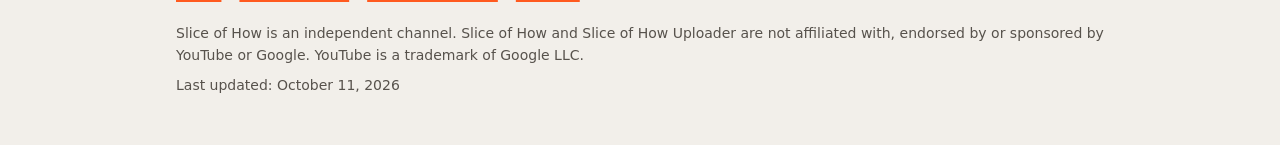
<file: terms.html>
<!doctype html>
<html lang="en">
<head>
<meta charset="utf-8">
<meta name="viewport" content="width=device-width, initial-scale=1">
<title>Terms of Service · Slice of How</title>
<meta name="description" content="Terms of Service for the Slice of How website, its videos and its private tool, Slice of How Uploader, including how the videos are made with AI assistance.">
<meta name="color-scheme" content="light">
<link rel="icon" href="data:image/svg+xml,%3Csvg xmlns='http://www.w3.org/2000/svg' viewBox='0 0 64 64'%3E%3Crect width='64' height='64' rx='14' fill='%232B2B2B'/%3E%3Cpath d='M16 48 L48 16 L48 48 Z' fill='%23FF5A1F'/%3E%3C/svg%3E">
<link rel="stylesheet" href="style.css">
</head>
<body>
<a class="skip" href="#main">Skip to content</a>

<header class="site-header">
  <div class="wrap">
    <a class="wordmark" href="index.html" aria-label="Slice of How, home"><span>SLICE</span><span class="of">of</span><span>HOW</span></a>
    <nav class="site-nav" aria-label="Main">
      <ul>
        <li><a href="index.html">Home</a></li>
        <li><a href="privacy.html">Privacy Policy</a></li>
        <li><a href="terms.html" aria-current="page">Terms of Service</a></li>
      </ul>
    </nav>
  </div>
</header>

<main id="main">
  <div class="wrap">
  <article class="prose">

    <p class="eyebrow">Slice of How · Slice of How Uploader</p>
    <h1>Terms of Service</h1>
    <p class="updated">Last updated: October 11, 2026</p>

    <p>These terms cover this website, the videos of the <a href="https://www.youtube.com/@sliceofhow">Slice of How</a> channel (@sliceofhow), and <strong>Slice of How Uploader</strong> (“the tool”), the private program the channel owner uses to publish those videos. Slice of How is run by one individual creator based in South Korea (“we”, “us”).</p>

    <div class="notice">
      <strong>Slice of How Uploader uses YouTube API Services.</strong>
      <ul>
        <li>By using Slice of How Uploader, you agree to be bound by the <a href="https://www.youtube.com/t/terms">YouTube Terms of Service</a> (https://www.youtube.com/t/terms).</li>
        <li>Google's collection and use of data is described in the <a href="http://www.google.com/policies/privacy">Google Privacy Policy</a>.</li>
        <li>How the tool handles data is described in our <a href="privacy.html">Privacy Policy</a>.</li>
      </ul>
    </div>

    <nav class="toc" aria-label="On this page">
      <p>On this page</p>
      <ol>
        <li><a href="#use">Use of this site and our videos</a></li>
        <li><a href="#youtube">YouTube Terms of Service</a></li>
        <li><a href="#ai">How our videos are made</a></li>
        <li><a href="#advice">No professional advice</a></li>
        <li><a href="#liability">Limitation of liability</a></li>
        <li><a href="#affiliation">No affiliation</a></li>
        <li><a href="#changes">Changes to these terms</a></li>
        <li><a href="#contact">Contact</a></li>
      </ol>
    </nav>

    <h2 id="use">1. Use of this site and our videos</h2>
    <p>You may read, link to and print the pages of this website. You are welcome to watch our videos and share links to them using YouTube's own features.</p>
    <p>Our videos, scripts, 3D models and graphics belong to us unless a credit says otherwise. Please do not re-upload, re-edit or redistribute them, or use them commercially, without our written permission. Short quotations allowed by law, with credit to Slice of How, are fine. Material from others, such as licensed footage or public data, belongs to its owners and is credited in the video description.</p>

    <h2 id="youtube">2. YouTube Terms of Service</h2>
    <p>Our videos are published on YouTube, so watching them there is governed by YouTube's own terms and policies.</p>
    <p>Slice of How Uploader uses YouTube API Services (the YouTube Data API and the YouTube Analytics API) to upload and schedule the channel's videos, manage its playlists and branding, and read its own analytics. The tool has one user, the channel owner, and is not offered to anyone else. <strong>By using Slice of How Uploader, you agree to be bound by the YouTube Terms of Service</strong>, available at <a href="https://www.youtube.com/t/terms">https://www.youtube.com/t/terms</a>. Everything the tool publishes is also subject to YouTube's Community Guidelines. Access can be revoked at any time at <a href="https://security.google.com/settings/security/permissions">https://security.google.com/settings/security/permissions</a>.</p>

    <h2 id="ai">3. How our videos are made</h2>
    <p>Our videos are produced with the help of AI and computer graphics:</p>
    <ul>
      <li><strong>Narration</strong> is a synthetic, computer-generated voice (text-to-speech), not a recording of a person.</li>
      <li><strong>Visuals</strong> are mostly 3D cutaway illustrations rendered by computer: simplified, stylized models made to explain a principle. They are not exact plans and may not be to scale. Some videos also use animated data charts, text cards and licensed stock footage or photos (Pexels, Pixabay), which are credited in the video description.</li>
      <li><strong>AI-generated scenes:</strong> some videos also include AI-generated images or clips that reconstruct a scene for context. They are illustrations, not real footage, and videos that contain them carry YouTube's altered or synthetic content disclosure.</li>
      <li><strong>Scripts</strong> are drafted with the help of AI language models, from facts gathered from public sources, and are checked against those facts by an automated review before upload. The main sources are listed in each video's description.</li>
    </ul>
    <p>We work to get the facts right, but mistakes can happen. If you spot one, please tell us (section 8).</p>

    <h2 id="advice">4. No professional advice</h2>
    <p>Our videos and this website are general educational content, simplified to fit a short format. They are not engineering, construction, safety, financial, legal or any other professional advice. Do not rely on them for decisions about real structures, machines, equipment or safety; ask a qualified professional.</p>

    <h2 id="liability">5. Limitation of liability</h2>
    <p>This website, our videos and the tool are provided “as is”, without warranties of any kind. To the fullest extent permitted by law, we are not liable for any loss or damage arising from the use of, or reliance on, this website or our videos. Nothing in these terms limits any liability that cannot be limited by law.</p>

    <h2 id="affiliation">6. No affiliation</h2>
    <p>Slice of How is an independent channel. Slice of How and Slice of How Uploader are not affiliated with, endorsed by or sponsored by YouTube or Google. YouTube is a trademark of Google LLC.</p>

    <h2 id="changes">7. Changes to these terms</h2>
    <p>We may update these terms when the channel or the tool changes. The “Last updated” date above shows when they last changed.</p>

    <h2 id="contact">8. Contact</h2>
    <p>Questions, corrections or permission requests: <a href="mailto:bohum.professor@gmail.com">bohum.professor@gmail.com</a>.</p>

  </article>
  </div>
</main>

<footer class="site-footer">
  <div class="wrap">
    <nav aria-label="Footer">
      <ul>
        <li><a href="index.html">Home</a></li>
        <li><a href="privacy.html">Privacy Policy</a></li>
        <li><a href="terms.html">Terms of Service</a></li>
        <li><a href="https://www.youtube.com/@sliceofhow">Channel</a></li>
      </ul>
    </nav>
    <p>Slice of How is an independent channel. Slice of How and Slice of How Uploader are not affiliated with, endorsed by or sponsored by YouTube or Google. YouTube is a trademark of Google LLC.</p>
    <p>Last updated: October 11, 2026</p>
  </div>
</footer>
</body>
</html>
</file>
<file: style.css>
/* Slice of How — site styles. No external fonts, scripts or trackers. */

:root {
  --paper: #F2EFEA;      /* off-white */
  --stone: #D9D4CC;      /* warm grey */
  --ink: #2B2B2B;        /* graphite */
  --orange: #FF5A1F;     /* safety orange (accents only) */
  --orange-ink: #B53A0C; /* darker orange for text on paper (AA contrast) */
  --ink-soft: #57524C;
  --card: #F8F6F2;
  --code: #E6E1D9;
  --radius: 10px;
  --wrap: 960px;
  --text: 720px;
  --sans: system-ui, -apple-system, "Segoe UI", Roboto, "Helvetica Neue", Arial, "Noto Sans", sans-serif;
  --mono: ui-monospace, SFMono-Regular, Consolas, "Liberation Mono", Menlo, monospace;
  color-scheme: light;
}

*, *::before, *::after { box-sizing: border-box; }

html { -webkit-text-size-adjust: 100%; text-size-adjust: 100%; }

body {
  margin: 0;
  background: var(--paper);
  color: var(--ink);
  font-family: var(--sans);
  font-size: 17px;
  line-height: 1.6;
  border-top: 6px solid var(--orange);
}

img { max-width: 100%; height: auto; }

a {
  color: var(--ink);
  text-decoration: underline;
  text-decoration-color: var(--orange);
  text-decoration-thickness: 2px;
  text-underline-offset: 3px;
}
a:hover { color: var(--orange-ink); }
a:focus-visible, button:focus-visible {
  outline: 3px solid var(--orange);
  outline-offset: 2px;
  border-radius: 3px;
}

.skip {
  position: absolute;
  left: -9999px;
  top: 8px;
  background: var(--ink);
  color: var(--paper);
  padding: 8px 12px;
  z-index: 10;
}
.skip:focus { left: 16px; }

.wrap {
  width: 100%;
  max-width: var(--wrap);
  margin: 0 auto;
  padding: 0 16px;
}

/* ---------------------------------------------------------------- header */

.site-header { border-bottom: 1px solid var(--stone); }
.site-header .wrap {
  display: flex;
  flex-wrap: wrap;
  align-items: center;
  justify-content: space-between;
  gap: 8px 24px;
  padding-top: 18px;
  padding-bottom: 18px;
}

.wordmark {
  display: inline-flex;
  align-items: baseline;
  gap: 0.22em;
  font-size: 26px;
  line-height: 1;
  font-weight: 900;
  letter-spacing: 0.05em;
  color: var(--ink);
  text-decoration: none;
  white-space: nowrap;
}
.wordmark:hover { color: var(--ink); }
.wordmark .of {
  font-size: 0.72em;
  font-weight: 700;
  font-style: italic;
  letter-spacing: 0;
  color: var(--orange);
}
.wordmark img { width: 44px; height: 44px; border-radius: 50%; align-self: center; margin-right: 6px; }

.site-nav ul {
  list-style: none;
  margin: 0;
  padding: 0;
  display: flex;
  flex-wrap: wrap;
  gap: 4px 20px;
}
.site-nav a {
  text-decoration: none;
  font-weight: 600;
  font-size: 15px;
  padding: 4px 0;
  border-bottom: 2px solid transparent;
}
.site-nav a:hover { border-bottom-color: var(--stone); color: var(--ink); }
.site-nav a[aria-current="page"] { border-bottom-color: var(--orange); }

/* ---------------------------------------------------------------- main */

main { padding: 40px 0 64px; overflow-wrap: break-word; }

.prose { max-width: var(--text); }

h1, h2, h3 { line-height: 1.2; letter-spacing: -0.01em; }
h1 { font-size: clamp(32px, 6vw, 48px); font-weight: 850; margin: 0 0 12px; }
h2 {
  font-size: 24px;
  font-weight: 800;
  margin: 48px 0 12px;
  padding-top: 8px;
}
h2::before {
  content: "";
  display: block;
  width: 36px;
  height: 4px;
  background: var(--orange);
  margin-bottom: 14px;
}
h3 { font-size: 18px; font-weight: 750; margin: 28px 0 8px; }

p, ul, ol { margin: 0 0 14px; }
li { margin-bottom: 6px; }
ul, ol { padding-left: 1.3em; }

.eyebrow {
  margin: 0 0 10px;
  font-size: 13px;
  font-weight: 700;
  letter-spacing: 0.12em;
  text-transform: uppercase;
  color: var(--ink-soft);
}
.lead { font-size: 20px; line-height: 1.55; max-width: var(--text); }
.updated { color: var(--ink-soft); font-size: 15px; margin-bottom: 28px; }
.muted { color: var(--ink-soft); }

code, .path {
  font-family: var(--mono);
  font-size: 0.88em;
  background: var(--code);
  padding: 0.1em 0.35em;
  border-radius: 4px;
  overflow-wrap: break-word;
}
table code { white-space: nowrap; }

/* statement box: "uses YouTube API Services" etc. */
.notice {
  background: var(--card);
  border: 1px solid var(--stone);
  border-left: 5px solid var(--orange);
  border-radius: var(--radius);
  padding: 18px 20px;
  margin: 24px 0;
}
.notice p:last-child, .notice ul:last-child { margin-bottom: 0; }
.notice strong:first-child { display: block; font-size: 18px; margin-bottom: 6px; }

/* key facts row on the home page */
.facts {
  list-style: none;
  padding: 0;
  margin: 28px 0 8px;
  display: grid;
  grid-template-columns: repeat(auto-fit, minmax(190px, 1fr));
  gap: 12px;
}
.facts li {
  margin: 0;
  background: var(--card);
  border: 1px solid var(--stone);
  border-radius: var(--radius);
  padding: 14px 16px;
  font-size: 15px;
  line-height: 1.45;
}
.facts b { display: block; font-size: 17px; margin-bottom: 2px; }

/* home page hero */
.hero {
  display: grid;
  grid-template-columns: minmax(0, 1fr) minmax(0, 300px);
  align-items: center;
  gap: 24px 48px;
  padding: 8px 0 12px;
}
.hero h1 { font-size: clamp(40px, 8vw, 64px); margin-bottom: 8px; }
.tagline {
  font-size: clamp(20px, 3.2vw, 26px);
  font-weight: 750;
  line-height: 1.3;
  margin: 0 0 18px;
  padding-left: 14px;
  border-left: 5px solid var(--orange);
}
.tagline span { display: inline-block; }
.hero-art { width: 100%; max-width: 300px; height: auto; justify-self: center; }
.handle { align-self: center; font-family: var(--mono); font-size: 15px; color: var(--ink-soft); }

.cta-row { display: flex; flex-wrap: wrap; gap: 12px; margin: 20px 0 0; }
.button {
  display: inline-block;
  background: var(--ink);
  color: var(--paper);
  text-decoration: none;
  font-weight: 700;
  padding: 12px 18px;
  border-radius: 8px;
}
.button:hover { color: var(--paper); background: #000; }
.button.secondary {
  background: transparent;
  color: var(--ink);
  border: 2px solid var(--ink);
  padding: 10px 16px;
}
.button.secondary:hover { background: var(--stone); color: var(--ink); }

/* tables */
.table-wrap { width: 100%; overflow-x: auto; margin: 16px 0 20px; }
table {
  width: 100%;
  border-collapse: collapse;
  font-size: 15px;
  line-height: 1.5;
}
th, td {
  text-align: left;
  vertical-align: top;
  padding: 10px 12px;
  border-bottom: 1px solid var(--stone);
}
thead th {
  background: var(--stone);
  font-weight: 700;
}
tbody th { font-weight: 600; }

/* on narrow screens, show table rows as stacked cards */
@media (max-width: 640px) {
  body { font-size: 16px; }
  .hero { grid-template-columns: 1fr; }
  .hero-art { max-width: 170px; order: -1; justify-self: start; }
  .lead { font-size: 18px; }
  main { padding-top: 28px; }
  table.stack thead { display: none; }
  table.stack, table.stack tbody, table.stack tr, table.stack th, table.stack td { display: block; width: 100%; }
  table.stack tr {
    background: var(--card);
    border: 1px solid var(--stone);
    border-radius: var(--radius);
    padding: 6px 0;
    margin-bottom: 12px;
  }
  table.stack th, table.stack td { border-bottom: 0; padding: 6px 14px; }
  table.stack td[data-label]::before {
    content: attr(data-label);
    display: block;
    font-size: 12px;
    font-weight: 700;
    letter-spacing: 0.08em;
    text-transform: uppercase;
    color: var(--ink-soft);
  }
}

/* table of contents on long pages */
.toc {
  background: var(--card);
  border: 1px solid var(--stone);
  border-radius: var(--radius);
  padding: 16px 20px;
  margin: 8px 0 8px;
}
.toc p { margin: 0 0 6px; font-weight: 700; }
.toc ol { margin: 0; columns: 2 220px; column-gap: 28px; }
.toc li { break-inside: avoid; margin-bottom: 4px; font-size: 15px; }

/* ---------------------------------------------------------------- footer */

.site-footer {
  border-top: 1px solid var(--stone);
  padding: 28px 0 40px;
  font-size: 14px;
  color: var(--ink-soft);
}
.site-footer p { margin: 0 0 8px; }
.site-footer nav ul {
  list-style: none;
  margin: 0 0 12px;
  padding: 0;
  display: flex;
  flex-wrap: wrap;
  gap: 4px 18px;
}
.site-footer nav a { font-weight: 600; }

@media print {
  body { border-top: 0; background: #fff; }
  .site-nav, .skip, .cta-row { display: none; }
  a { text-decoration: none; }
  .notice, .facts li, .toc { background: #fff; }
}
</file>
